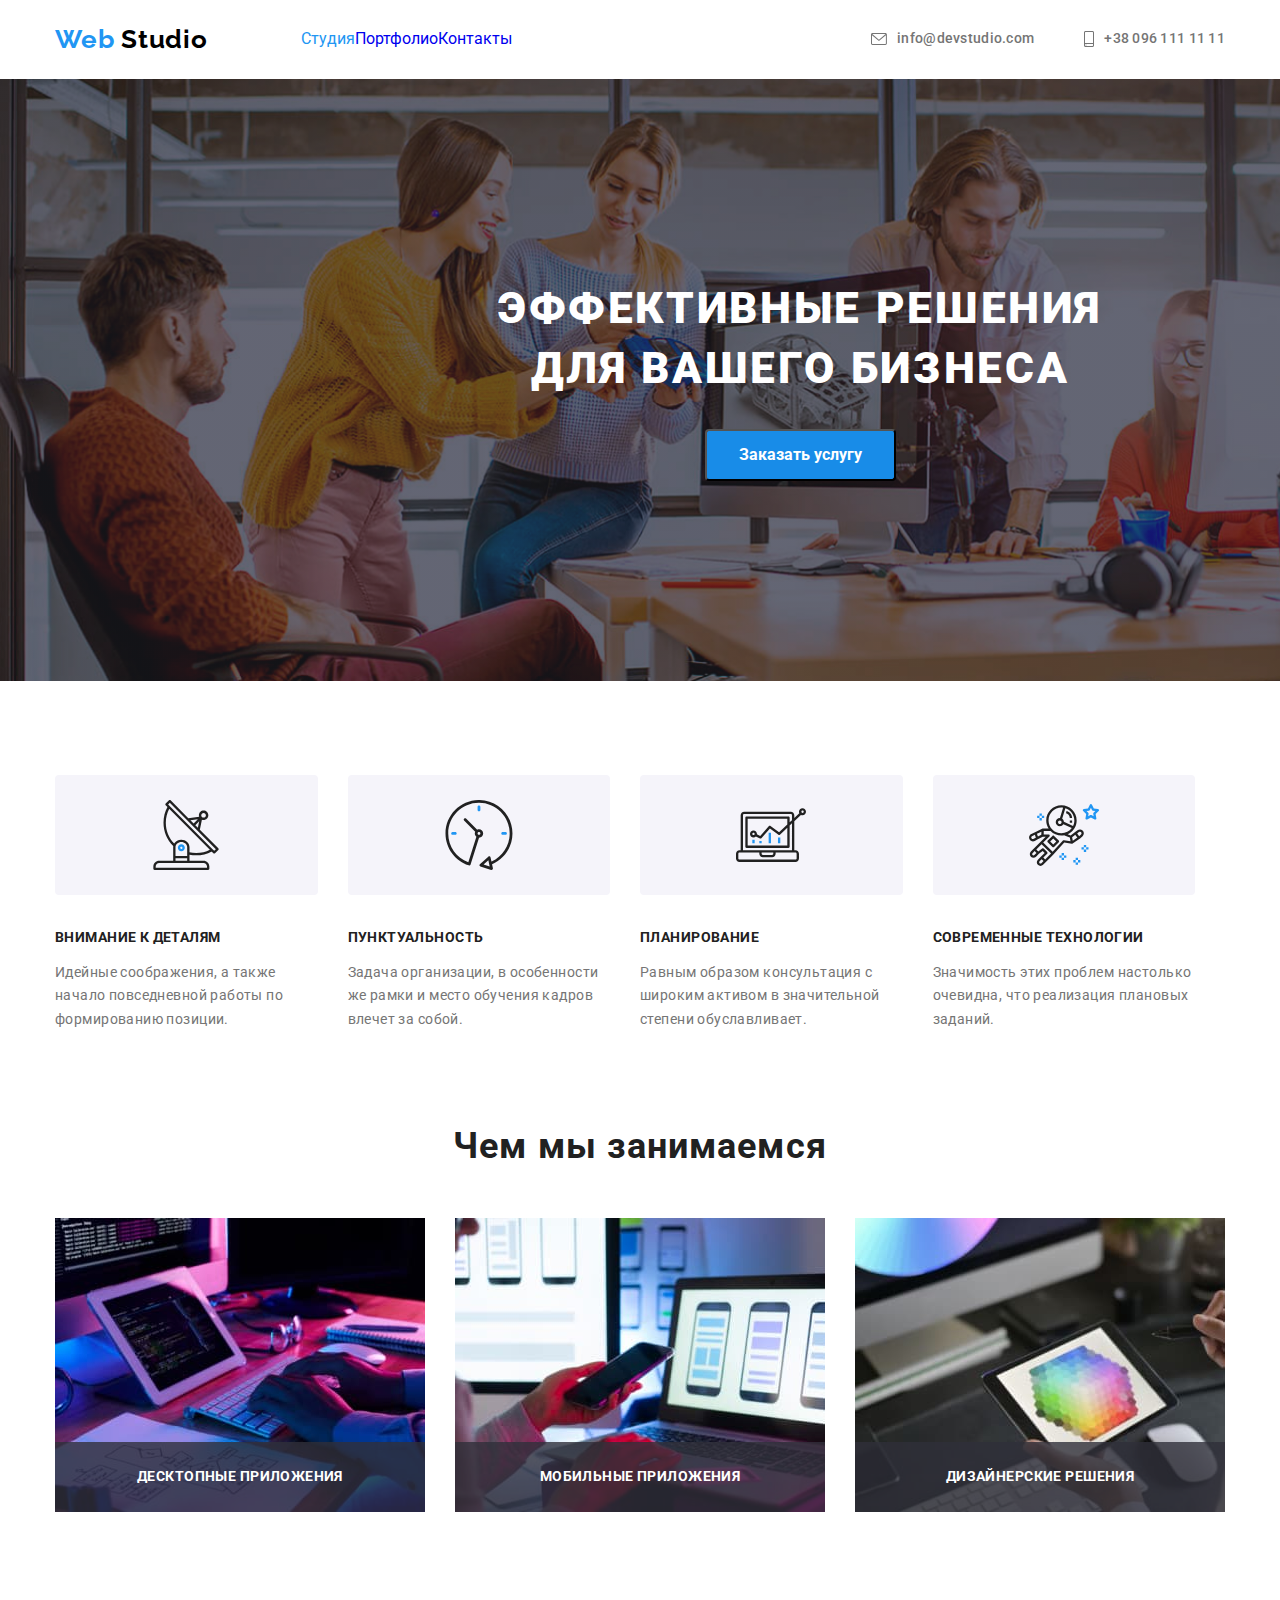
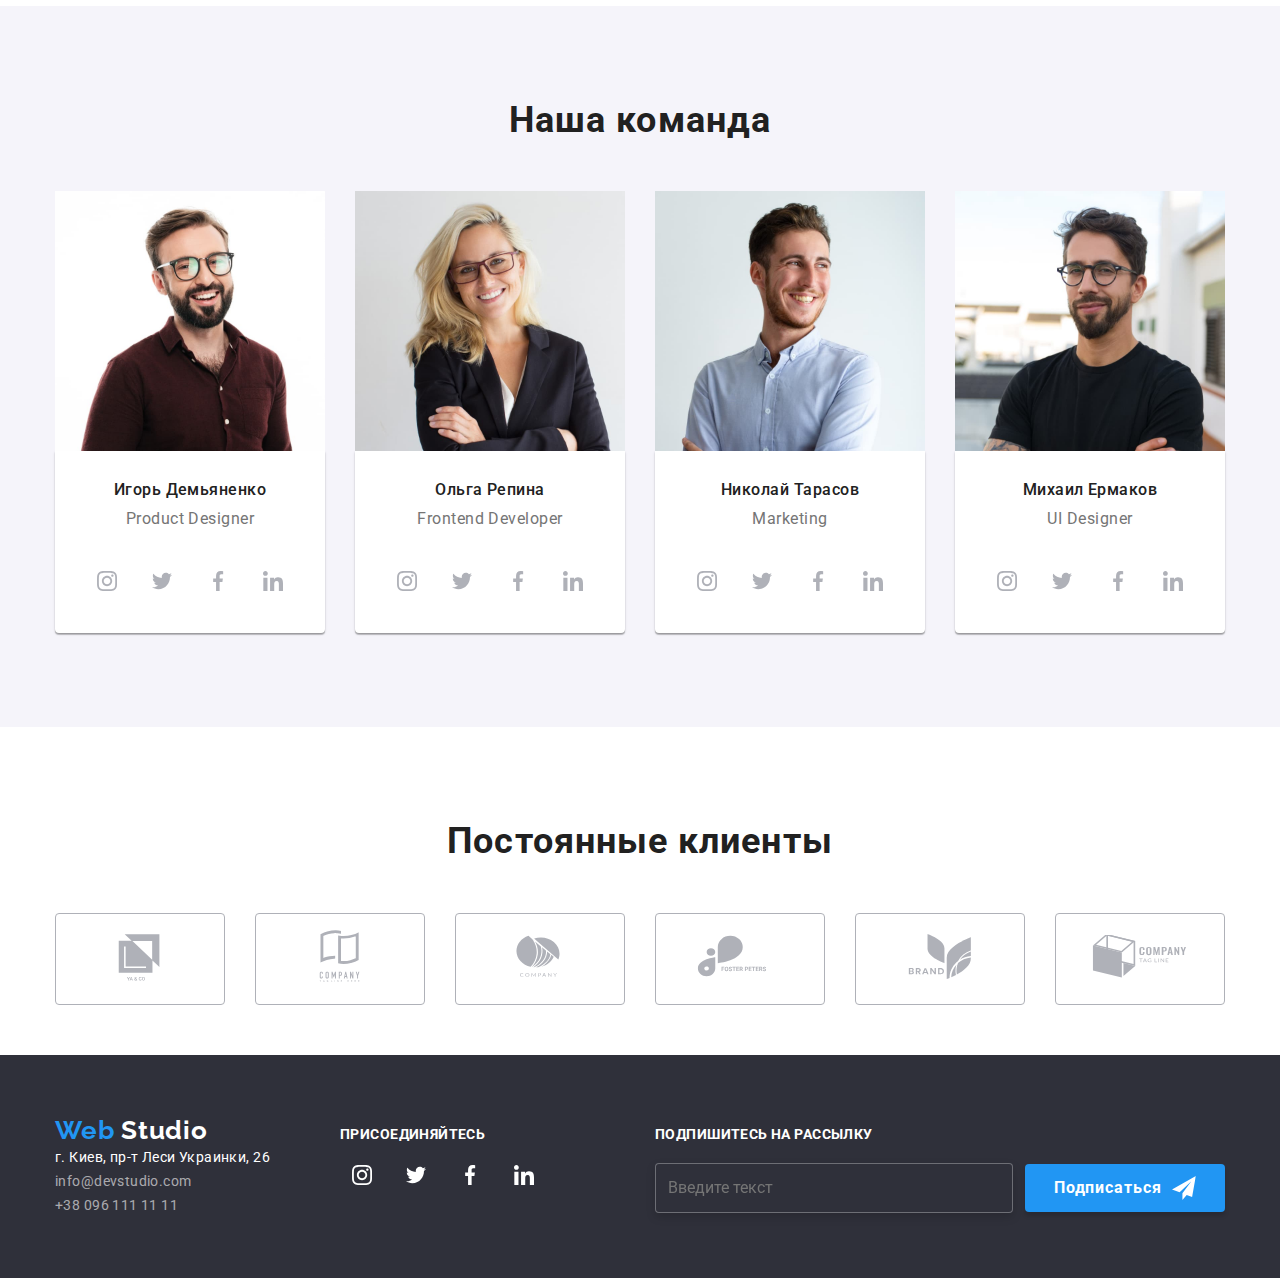
<file: index.html>
<!DOCTYPE html>
<html lang="ru">

<head>
    <meta charset="UTF-8">
    <meta http-equiv="X-UA-Compatible" content="IE=edge">
    <meta name="viewport" content="width=device-width, initial-scale=1.0">
    <title>WebStudio</title>
    <link
        href="https://fonts.googleapis.com/css2?family=Raleway:wght@700&family=Roboto:wght@400;500;700;900&display=swap"
        rel="stylesheet">
    <link rel="preconnect" href="https://fonts.gstatic.com">
    <link rel="stylesheet" href="https://cdnjs.cloudflare.com/ajax/libs/modern-normalize/1.0.0/modern-normalize.min.css" />
    <!-- <link rel="stylesheet" href="./css/style.css"> -->
    <link rel="stylesheet" href="./css/main.min.css">
</head>

<body>
                                                <!--header-->

    <header class="header">
                                            <!-- <nav > -->
        <div class="container header__container">
            <nav class="navigation">
                <a class="logo link " href="#" lang="en">
                    <span class="logo__web-color">Web</span>
                    <span class="logo__studio-color">Studio</span></a>
                <ul class="navigation__list list">
                    <li class="navigation__item"><a class="navigation__link navigation__link--current link " href="./index.html">Студия</a></li>
                    <li class="navigation__item"><a class="navigation__link link" href="./portfolio.html">Портфолио</a></li>
                    <li class="navigation__item"><a class="navigation__link link" href="./index.html">Контакты</a></li>
                </ul>
            </nav>
            
                                                    <!-- </nav> -->
            <ul class="contacts list">
                <li class="contacts__item"><a class="contacts__link link"
                        href="mailto:info@devstudio.com">
                        <svg class="mail" >
                            <use href="./images/svg-html/svg-heder/heder-icons.svg#icon-envelope-1"></use>
                        </svg>
                        info@devstudio.com</a></li>
                <li class="contacts__item"><a class="contacts__tumb link" href="tel:+380961111111">
                        <svg class="tel">
                            <use href="./images/svg-html/svg-heder/heder-icons.svg#icon-smartphone-1"></use>
                        </svg>
                    +38 096 111 11 11</a></li>
            </ul>
        </div>

    </header>

                                                    <!--main-->

    <main>
                                                    <!--hero-->
        <section class="hero">
            <div>
                <div class="container">
                    <h1 class="hero__title"> Эффективные решения для вашего бизнеса </h1>
                    <button class="hero__btn" data-modal-open type="button">Заказать услугу</button>
                </div>
            </div>
        </section>

                                                <!--advantages-->
        <section class="superiority">
            <div class="container">
                
                <h2 class="visually-hidden">преимущества</h2>
                <ul class="superiority__list list">
                    <li class="superiority__item">
                        <div class="superiority__tumb">
                            <svg class="pic">
                                <use href= "./images/svg-html/svg-heroes/astronaft.svg#icon-antenna1-1"></use>
                            </svg>
                        </div>
                        <h3 class="superiority__title">Внимание к деталям</h3>
                        <p class="superiority__description">Идейные соображения, а также начало повседневной работы по
                            формированию позиции.
                        </p>
                    </li>

                    <li class="superiority__item">
                        <div class="superiority__tumb">
                            <svg class="pic">
                                <use href="./images/svg-html/svg-heroes/closk.svg#icon-clock-1-1"></use>
                            </svg>
                        </div>
                        <h2 class="superiority__title">Пунктуальность</h2>
                        <p class="superiority__description">Задача организации, в особенности же рамки и место обучения
                            кадров влечет за собой.</p>
                    </li>

                    <li class="superiority__item">
                        <div class="superiority__tumb">
                            <svg class="pic">
                                <use href="./images/svg-html/svg-heroes/astronaft.svg#icon-diagram3-1"></use>
                            </svg>
                        </div>
                        <h2 class="superiority__title">Планирование</h2>
                        <p class="superiority__description">Равным образом консультация с широким активом в значительной
                            степени
                            обуславливает.</p>
                    </li>

                    <li class="superiority__item">
                        <div class="superiority__tumb">
                            <svg class="pic">
                                <use href="./images/svg-html/svg-heroes/astronaft.svg#icon-astronaut4-1"></use>
                            </svg>
                        </div>
                        <h2 class="superiority__title">Современные технологии</h2>
                        <p class="superiority__description">Значимость этих проблем настолько очевидна, что реализация
                            плановых заданий.</p>
                    </li>
                </ul>
            </div>

        </section>

                                                <!--img-heading-->

        <section class="servises">
            <div class="container">
                <h2 class="servises__title servises__title-item">Чем мы занимаемся</h2>
                <ul class="servises__list servises__list-item list">
                    <li class="servises__item servises__item-list">
                        <div class="servises__tumb">
                            <img src="./images/what-are-we-doing/img-1.jpg" alt="Набирают текст на компютере" width="370" height="294">
                            <p class="servises__overlay">
                                Десктопные приложения
                            </p>
                        </div>
                        
                        </li>
                    <li class="servises__item servises__item-list">
                        <div class="servises__tumb">
                            <img src="./images/what-are-we-doing/img-2.jpg" alt="Работают за ноутбуком" width="370" height="294">
                            <p class="servises__overlay">
                                Мобильные приложения
                            </p>
                        </div>
                        
                        </li>
                    <li class="servises__item servises__item-list">
                        <div class="servises__tumb">
                            <img src="./images/what-are-we-doing/img-3.jpg" alt="Выбирают цвет на планшете" width="370" height="294">
                            <p class="servises__overlay">
                                Дизайнерские решения
                            </p>
                        </div>
                        
                        </li>
                </ul>
            </div>

        </section>

                                                <!--Наша команда-->
        <section class="cards">
            <div class="container">
                <h2 class="cards__name-section cards__name-section-list ">Наша команда</h2>
                <ul class="cards-comands list">
                    <li class="cards-comands__cards-list cards__comands list">
                        <img src="./images/our-team/igor.jpg" alt="Игорь Демьяненко" width="270" height="260">

                        <div class="cards-comands__card-name-comand">
                            <h3 class="cards-comands__name-list">Игорь Демьяненко</h3>
                            <p lang="en" class="cards-comands__profession cards-comands__profession-list">Product Designer</p>
                            <ul class="social-icons list">
                                <li class="social-icons__social-list-item link"><a href="" class="social-icons__social-list-link">
                                    <svg class="social-icons__social-list-icon">
                                        <use href= "./images/svg-html/svg-heroes/symbol-defs.svg#icon-instagram-1"></use>
                                    </svg>
                                </a></li>
                                <li class="social-icons__social-list-item link"><a href="" class="social-icons__social-list-link">
                                    <svg class="social-icons__social-list-icon">
                                        <use href= "./images/svg-html/svg-heroes/symbol-defs.svg#icon-twitter-1"></use>
                                    </svg>
                                </a></li>
                                <li class="social-icons__social-list-item link"><a href="" class="social-icons__social-list-link">
                                    <svg class="social-icons__social-list-icon">
                                        <use href= "./images/svg-html/svg-heroes/symbol-defs.svg#icon-facebook-1"></use>
                                    </svg>
                                </a></li>
                                <li class="social-icons__social-list-item link"><a href="" class="social-icons__social-list-link">
                                    <svg class="social-icons__social-list-icon">
                                        <use href= "./images/svg-html/svg-heroes/symbol-defs.svg#icon-linkedin-1"></use>
                                    </svg>
                                </a></li>
                            </ul>

                        </div>
                    </li>
                    <li class="cards-comands__cards-list cards__comands list">
                        <img src="./images/our-team/olga.jpg" alt="Ольга Репина" width="270" height="260">

                        <div class="cards-comands__card-name-comand">
                            <h3 class="cards-comands__name-list">Ольга Репина</h3>
                            <p lang="en" class="cards-comands__profession cards-comands__profession-list">Frontend Developer</p>
                            <ul class="social-icons list">
                                <li class="social-icons__social-list-item link"><a href="" class="social-icons__social-list-link">
                                        <svg class="social-icons__social-list-icon">
                                            <use href="./images/svg-html/svg-heroes/symbol-defs.svg#icon-instagram-1"></use>
                                        </svg>
                                    </a></li>
                                <li class="social-icons__social-list-item link"><a href="" class="social-icons__social-list-link">
                                        <svg class="social-icons__social-list-icon">
                                            <use href="./images/svg-html/svg-heroes/symbol-defs.svg#icon-twitter-1"></use>
                                        </svg>
                                    </a></li>
                                <li class="social-icons__social-list-item link"><a href="" class="social-icons__social-list-link">
                                        <svg class="social-icons__social-list-icon">
                                            <use href="./images/svg-html/svg-heroes/symbol-defs.svg#icon-facebook-1"></use>
                                        </svg>
                                    </a></li>
                                <li class="social-icons__social-list-item link"><a href="" class="social-icons__social-list-link">
                                        <svg class="social-icons__social-list-icon">
                                            <use href="./images/svg-html/svg-heroes/symbol-defs.svg#icon-linkedin-1"></use>
                                        </svg>
                                    </a></li>
                            </ul>
                        </div>
                    </li>
                    <li class="cards-comands__cards-list cards__comands list">
                        <img src="./images/our-team/nikolai.jpg" alt="Николай Тарасов" width="270" height="260">

                        <div class="cards-comands__card-name-comand">
                            <h3 class="cards-comands__name-list">Николай Тарасов</h3>
                            <p lang="en" class="cards-comands__profession cards-comands__profession-list">Marketing</p>
                            <ul class="social-icons list">
                                <li class="social-icons__social-list-item link"><a href="" class="social-icons__social-list-link">
                                        <svg class="social-icons__social-list-icon">
                                            <use href="./images/svg-html/svg-heroes/symbol-defs.svg#icon-instagram-1"></use>
                                        </svg>
                                    </a></li>
                                <li class="social-icons__social-list-item link"><a href="" class="social-icons__social-list-link">
                                        <svg class="social-icons__social-list-icon">
                                            <use href="./images/svg-html/svg-heroes/symbol-defs.svg#icon-twitter-1"></use>
                                        </svg>
                                    </a></li>
                                <li class="social-icons__social-list-item link"><a href="" class="social-icons__social-list-link">
                                        <svg class="social-icons__social-list-icon">
                                            <use href="./images/svg-html/svg-heroes/symbol-defs.svg#icon-facebook-1"></use>
                                        </svg>
                                    </a></li>
                                <li class="social-icons__social-list-item link"><a href="" class="social-icons__social-list-link">
                                        <svg class="social-icons__social-list-icon">
                                            <use href="./images/svg-html/svg-heroes/symbol-defs.svg#icon-linkedin-1"></use>
                                        </svg>
                                    </a></li>
                            </ul>
                        </div>

                    </li>
                    <li class="cards-comands__cards-list cards__comands list">
                        <img src="./images/our-team/mikhail.jpg" alt="Михаил Ермаков" width="270" height="260">

                        <div class="cards-comands__card-name-comand">
                            <h3 class="cards-comands__name-list">Михаил Ермаков</h3>
                            <p lang="en" class="cards-comands__profession cards-comands__profession-list">UI Designer</p>
                            <ul class="social-icons list">
                                <li class="social-icons__social-list-item link"><a href="" class="social-icons__social-list-link">
                                        <svg class="social-icons__social-list-icon">
                                            <use href="./images/svg-html/svg-heroes/symbol-defs.svg#icon-instagram-1"></use>
                                        </svg>
                                    </a></li>
                                <li class="social-icons__social-list-item link"><a href="" class="social-icons__social-list-link">
                                        <svg class="social-icons__social-list-icon">
                                            <use href="./images/svg-html/svg-heroes/symbol-defs.svg#icon-twitter-1"></use>
                                        </svg>
                                    </a></li>
                                <li class="social-icons__social-list-item link"><a href="" class="social-icons__social-list-link">
                                        <svg class="social-icons__social-list-icon">
                                            <use href="./images/svg-html/svg-heroes/symbol-defs.svg#icon-facebook-1"></use>
                                        </svg>
                                    </a></li>
                                <li class="social-icons__social-list-item link"><a href="" class="social-icons__social-list-link">
                                        <svg class="social-icons__social-list-icon">
                                            <use href="./images/svg-html/svg-heroes/symbol-defs.svg#icon-linkedin-1"></use>
                                        </svg>
                                    </a></li>
                            </ul>
                        </div>
                    </li>
                </ul>
            </div>

        </section>
                                            <!-- CLIENTS -->
        <section class="client">
            <div class="container">
                <h2 class="client__title client__title-item">Постоянные клиенты</h2>
                <ul class="client__list client__list-item list">
                    <li class="client__item">
                        <a href="" class="client__tumb">
                            <svg class="client__icon">
                                <use href= "./images/svg-html/svg-heroes/symbol-icons.svg#icon-Logo1"></use>
                            </svg>
                        </a>
                    </li>
                    
                        <li class="client__item">
                            <a href="" class="client__tumb">
                                <svg class="client__icon">
                                    <use href="./images/svg-html/svg-heroes/symbol-icons.svg#icon-Logo2"></use>
                                </svg>
                            </a>
                        </li>
                    
                        <li class="client__item">
                            <a href="" class="client__tumb">
                                <svg class="client__icon">
                                    <use href="./images/svg-html/svg-heroes/symbol-icons.svg#icon-Logo3"></use>
                                </svg>
                            </a>
                        </li>
                    
                        <li class="client__item">
                            <a href="" class="client__tumb">
                                <svg class="client__icon">
                                    <use href="./images/svg-html/svg-heroes/symbol-icons.svg#icon-Logo4"></use>
                                </svg>
                            </a>
                        </li>
                    
                        <li class="client__item">
                            <a href="" class="client__tumb">
                                <svg class="client__icon">
                                    <use href="./images/svg-html/svg-heroes/symbol-icons.svg#icon-Logo5"></use>
                                </svg>
                            </a>
                        </li>
                    
                        <li class="client__item">
                            <a href="" class="client__tumb">
                                <svg class="client__icon">
                                    <use href="./images/svg-html/svg-heroes/symbol-icons.svg#icon-Logo6"></use>
                                </svg>
                            </a>
                        </li>
                </ul>
            </div>
        </section>
    </main>

                                                    <!--contacts-->

    <footer class="footer">
        <div class="container footer__container">
            <div class="">
                <address class="bg-address">
                    <a class="logo logo-footer link " href="/" lang="en">
                        <span class="web-color">Web</span>
                        <span class="studio-color-wite">Studio</span>
                    </a>
                    <ul class="footer__list list">
                        <li class="footer__link"><a class="link map-color-white" href="https://goo.gl/maps/naTUiNi98Y5UfKpo8"
                                target="_blank">г. Киев, пр-т Леси Украинки,
                                26</a></li>
                        <li class="footer__link"><a class="contact-footer link"
                                href="mailto:info@devstudio.com">info@devstudio.com</a></li>
                        <li class="footer__link"><a class="contact-footer link" href="tel:+380961111111">+38 096 111 11 11</a>
                        </li>
                    </ul>
                </address>
            </div>
            <div class="connections-footer">
                <h4 class="connections">присоединяйтесь</h4>
                <ul class="social-list-footer">
                    <li class="social-networks list"><a href="" class="social-list-footer-icons link">
                        <svg class="color-icons-footer social-icons__social-list-icon">
                            <use href="./images/svg-html/svg-heroes/symbol-defs.svg#icon-instagram-1"></use>
                        </svg>
                    </a></li>
                    <li class="social-networks list"><a href="" class="social-list-footer-icons link">
                        <svg class="color-icons-footer social-icons__social-list-icon">
                            <use href="./images/svg-html/svg-heroes/symbol-defs.svg#icon-twitter-1"></use>
                        </svg>
                    </a></li>
                    <li class="social-networks list"><a href="" class="social-list-footer-icons link">
                        <svg class="color-icons-footer social-icons__social-list-icon">
                            <use href="./images/svg-html/svg-heroes/symbol-defs.svg#icon-facebook-1"></use>
                        </svg>
                    </a></li>
                    <li class="social-networks list"><a href="" class="social-list-footer-icons link">
                        <svg class="color-icons-footer social-icons__social-list-icon">
                            <use href="./images/svg-html/svg-heroes/symbol-defs.svg#icon-linkedin-1"></use>
                        </svg>
                    </a></li>
                </ul>
            </div>

            <!-- ==== INPUT mailing ====== -->
            
                <div class="input-footer">
                    <!-- <labele class=""> -->
                        <p class="mailing">Подпишитесь на рассылку</p>
                        <form class="subscribe-form" action="#">
                        <input type="email" name="user-email" class="win-input" placeholder="Введите текст">
                    <!-- </labele> -->
                    <button type="submit" class="footer-form-btn">Подписаться
                        <svg class="icon-telegram">
                            <use href="./images/svg-html/svg-footer/icon-telegram.svg#icon-icon-send-1"></use>
                        </svg>
                    </button>
                    </form>
                </div>
            
        </div>
        
    </footer>
    <div class="backdrop is-hidden" data-modal>
        <div class="modal">
            <button type="button" class="modal-close-btm" data-modal-close>
                <svg class="close">
                    <use  href="./images/svg-html/svg-modal-btn/close.svg#icon-Vector-1"></use>
                </svg>
            </button>
            <form action="#" class="modal-form">
                <p class="modal-name-win">Оставьте свои данные, мы вам перезвоним</p>
                <label class="modal-form-field">
                    Имя
                    <span class="modal-form-imput-wrapper">
                        <input type="text" name="user-name" class="modal-form-input" required minlength="2">
                        <svg class="modal-input-icons">
                            <use href="./images/svg-html/svg-modal-btn/input-icon.svg#icon-person"></use>
                        </svg>
                    </span>
                    
                </label>
            
                <label class="modal-form-field">
                    Телефон
                    <span class="modal-form-imput-wrapper">
                        <input type="tel" name="user-phone" class="modal-form-input" required pattern="[0-9]{3}-[0-9]{3}-[0-9]{2}-[0-9]{2}"
                            title="097-111-11-11">
                        <svg class="modal-input-icons">
                            <use href="./images/svg-html/svg-modal-btn/input-icon.svg#icon-phone"></use>
                        </svg>
                    </span>
                    
                </label>
            
                <label class="modal-form-field">
                    Почта
                    <span class="modal-form-imput-wrapper">
                        <input type="email" name="user-email" class="modal-form-input">
                        <svg class="modal-input-icons">
                            <use href="./images/svg-html/svg-modal-btn/input-icon.svg#icon-email"></use>
                        </svg>
                    </span>
                    
                </label>
            
                <label class="modal-form-field">
                    Сообщение
                    <textarea name="user-massage" class="modal-user-masage" placeholder="Введите текст"></textarea>
                </label>

                <div class="modal-check">
                    
                    <input type="checkbox" id="user-term" name="user-term" class="modal-form-term visually-hidden">
                    <label for="user-term" class="modal-form-check-desc">
                        Соглашаюсь с рассылкой и принимаю&nbsp;<a class="modal-form-list" href="">Условия договора
                        </a>
                        
                    </label>
                </div>
                <button type="submit" class="modal-form-btn">Отправить
                </button>
            </form>
        </div>
    </div>
    <script src="./js/modal.js"></script>
</body>

</html>
</file>
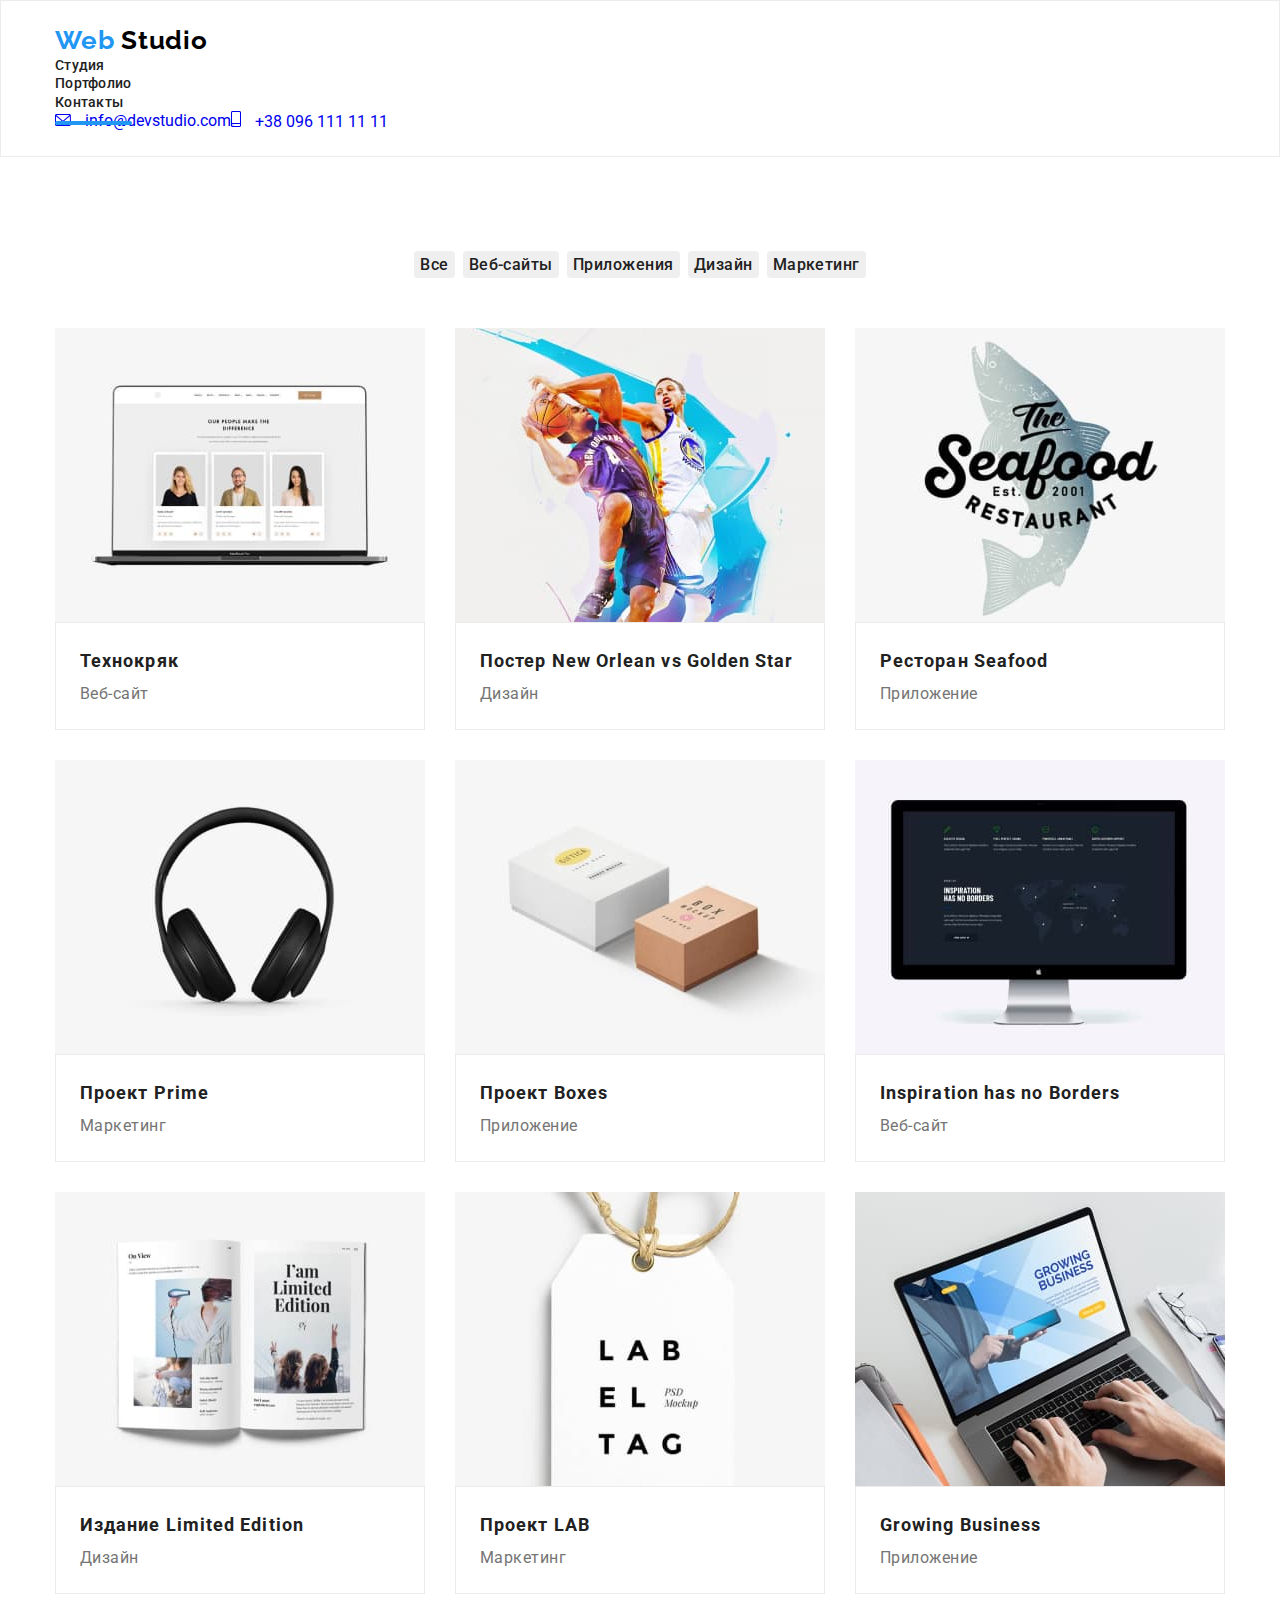
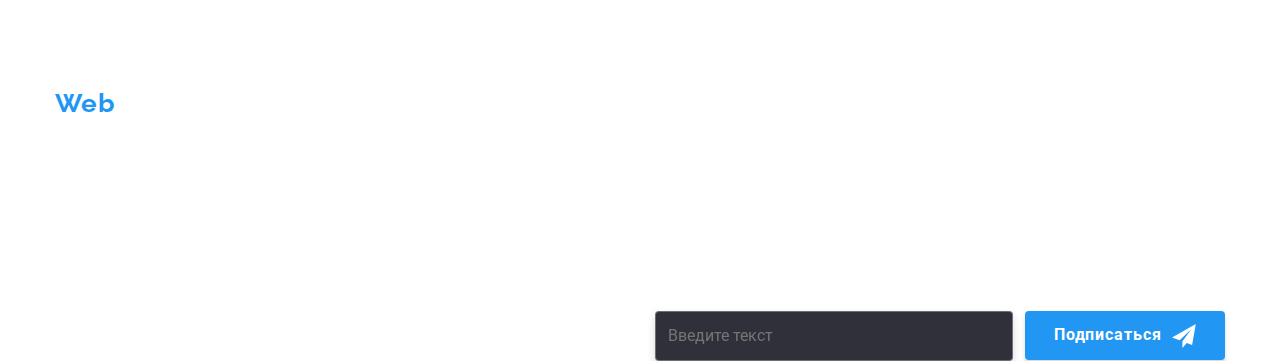
<file: portfolio.html>
<!DOCTYPE html>
<html lang="ru">

<head>
    <meta charset="UTF-8">
    <meta http-equiv="X-UA-Compatible" content="IE=edge">
    <meta name="viewport" content="width=device-width, initial-scale=1.0">
    <title>WebStudio</title>
    <link
        href="https://fonts.googleapis.com/css2?family=Raleway:wght@700&family=Roboto:wght@400;500;700;900&display=swap"
        rel="stylesheet">
    <link rel="preconnect" href="https://fonts.gstatic.com">
    <link rel="stylesheet"
        href="https://cdnjs.cloudflare.com/ajax/libs/modern-normalize/1.0.0/modern-normalize.min.css" />
    <!-- <link rel="stylesheet" href="./css/style.css"> -->
    <link rel="stylesheet" href="./css/main.min.css">
</head>

<body>
    <!--header-->
    <header class="header portfolio-header">
        <!-- <nav class="navigation"> -->
        <div class="container">
            <a class="logo link " href="#" lang="en">
                <span class="logo__web-color">Web</span>
                <span class="logo__studio-color">Studio</span></a>
            <ul class="nav-list list">
                <li class="nav-list__nav-list-item"><a class=" nav-list__nav-link link " href="./index.html">Студия</a></li>
                <li class="nav-list__nav-list-item"><a class=" nav-list__nav-link current link" href="./portfolio.html">Портфолио</a></li>
                <li class="nav-list__nav-list-item"><a class=" nav-list__nav-link link" href="./index.html">Контакты</a></li>
            </ul>
            <!-- </nav> -->
            <ul class="contacts list">
                <li class="nav-list__nav-list-item"><a class="model-btn link"
                        href="mailto:info@devstudio.com">
                        <svg class="mail">
                            <use href="./images/svg-html/svg-heder/heder-icons.svg#icon-envelope-1"></use>
                        </svg>
                        info@devstudio.com</a>
                </li>
                <li><a class="tel-link link" href="tel:+380961111111">
                    <svg class="tel">
                        <use href="./images/svg-html/svg-heder/heder-icons.svg#icon-smartphone-1"></use>
                    </svg>
                    +38 096 111 11 11</a></li>
            </ul>
        </div>

    </header>


    <!--main portfolio-->

    <main>
        <section>

            <div class="container">
                <h1 class="visually-hidden">портфолио</h1>

                <ul class="portfolio-btn list">
                    <li class="but-port"><button class="portfolio-button but" type="button">Все</button></li>
                    <li class="but-port"><button class="portfolio-button but" type="button">Веб-сайты</button></li>
                    <li class="but-port"><button class="portfolio-button but" type="button">Приложения</button></li>
                    <li class="but-port"><button class="portfolio-button but" type="button">Дизайн</button></li>
                    <li class="but-port"><button class="portfolio-button but" type="button">Маркетинг</button></li>
                </ul>
            </div>

            <!-- portfolio-cards -->
            <div class="container">
                <ul class="portfolio-cards list">

                    <li class="portfolio-item">

                        <a class="team-list-wrapper link" href="#">
                            <div class="team-list-content-wrapper">
                                <img src="./images/portfolio/tehnokryak.jpg" alt="Люди на экране монитора" width="370" height="294">
                                <p class="overlay">Технокряк это современная площадка распространения коронавируса. Компании используют эту платформу
                                    для цифрового
                                    шпионажа и атак на защищённые сервера конкурентов.</p>
                            </div>
                            
                            <div class="circuit">
                                <h2 class="card-name">Технокряк</h2>
                                <p class="specification">Веб-сайт</p>
                            </div>
                        </a>
                    </li>
                    <li class="portfolio-item">
                        
                            <a class="team-list-wrapper link" href="#">
                                <div class="team-list-content-wrapper">
                                    <img src="./images/portfolio/new-orlean-vs-golden-star.jpg" alt="Баскетболисты с мячем" width="370" height="294">
                                    <p class="overlay">Технокряк это современная площадка распространения коронавируса. Компании используют эту платформу
                                        для цифрового
                                        шпионажа и атак на защищённые сервера конкурентов.</p>
                                </div>
                                
                                <div class="circuit">
                                    <h2 class="card-name">Постер <span lang="en">New Orlean vs Golden Star</span></h2>
                                    <p class="specification">Дизайн</p>
                                </div>

                            </a>
                        

                    </li>
                    <li class="portfolio-item">
                       
                            <a class="team-list-wrapper link" href="#">
                                <div class="team-list-content-wrapper">
                                    <img src="./images/portfolio/seafood.jpg" alt="Название ресторана на фоне рыбы" width="370" height="294">
                                    <p class="overlay">Технокряк это современная площадка распространения коронавируса. Компании используют эту платформу
                                        для цифрового
                                        шпионажа и атак на защищённые сервера конкурентов.</p>
                                </div>
                                
                                <div class="circuit">
                                    <h2 class="card-name">Ресторан Seafood</h2>
                                    <p class="specification">Приложение</p>
                                </div>

                            </a>
                        

                    </li>
                    <li class="portfolio-item">
                        
                            <a class="team-list-wrapper link" href="#">
                                <div class="team-list-content-wrapper"> 
                                    <img src="./images/portfolio/prime.jpg" alt="Наушники" width="370" height="294">
                                    <p class="overlay">Технокряк это современная площадка распространения коронавируса. Компании используют эту платформу
                                        для цифрового
                                        шпионажа и атак на защищённые сервера конкурентов.</p>
                                </div>
                                
                                <div class="circuit">
                                    <h2 class="card-name">Проект Prime</h2>
                                    <p class="specification">Маркетинг</p>
                                </div>

                            </a>
                        

                    </li>
                    <li class="portfolio-item">
                        
                            <a class="team-list-wrapper link" href="#">
                                <div class="team-list-content-wrapper">
                                    <img src="./images/portfolio/boxes.jpg" alt="Коробки" width="370" height="294">
                                    <p class="overlay">Технокряк это современная площадка распространения коронавируса. Компании используют эту платформу
                                        для цифрового
                                        шпионажа и атак на защищённые сервера конкурентов.</p>
                                </div>
                                
                                <div class="circuit">
                                    <h2 class="card-name">Проект Boxes</h2>
                                    <p class="specification">Приложение</p>
                                </div>

                            </a>
                        

                    </li>
                    <li class="portfolio-item">
                       
                            <a class="team-list-wrapper link" href="#">
                                <div class="team-list-content-wrapper">
                                    <img src="./images/portfolio/inspiration-has-no-borders.jpg" alt="Монитор со списком" width="370" height="294">
                                    <p class="overlay">Технокряк это современная площадка распространения коронавируса. Компании используют эту платформу
                                        для цифрового
                                        шпионажа и атак на защищённые сервера конкурентов.</p>
                                </div>
                                
                                <div class="circuit">
                                    <h2 class="card-name">Inspiration has no Borders</h2>
                                    <p class="specification">Веб-сайт</p>
                                </div>

                            </a>
                        

                    </li>
                    <li class="portfolio-item">
                        
                            <a class="team-list-wrapper link" href="#">
                                <div class="team-list-content-wrapper">
                                    <img src="./images/portfolio/limited-edition.jpg" alt="Книга с картинками" width="370" height="294">
                                    <p class="overlay">Технокряк это современная площадка распространения коронавируса. Компании используют эту платформу
                                        для цифрового
                                        шпионажа и атак на защищённые сервера конкурентов.</p>
                                </div>
                                
                                <div class="circuit">
                                    <h2 class="card-name">Издание Limited Edition</h2>
                                    <p class="specification">Дизайн</p>
                                </div>

                            </a>
                        

                    </li>
                    <li class="portfolio-item">
                       
                            <a class="team-list-wrapper link" href="#">
                                <div class="team-list-content-wrapper">
                                    <img src="./images/portfolio/lab.jpg" alt="Бирка от одежды" width="370" height="294">
                                    <p class="overlay">Технокряк это современная площадка распространения коронавируса. Компании используют эту платформу
                                        для цифрового
                                        шпионажа и атак на защищённые сервера конкурентов.</p>
                                </div>
                                
                                <div class="circuit">
                                    <h2 class="card-name">Проект LAB</h2>
                                    <p class="specification">Маркетинг</p>
                                </div>

                            </a>
                       

                    </li>
                    <li class="portfolio-item">
                        
                            <a class="team-list-wrapper link" href="#">
                                <div class="team-list-content-wrapper">
                                    <img src="./images/portfolio/growing-business.jpg" alt="Открывают какой-то сайт на ноутбуке" width="370" height="294">
                                    <p class="overlay">Технокряк это современная площадка распространения коронавируса. Компании используют эту платформу
                                        для цифрового
                                        шпионажа и атак на защищённые сервера конкурентов.</p>
                                </div>
                                
                                <div class="circuit">
                                    <h2 class="card-name">Growing Business</h2>
                                    <p class="specification">Приложение</p>
                                </div>

                            </a>                       
                    </li>
                </ul>
            </div>
        </section>
    </main>
    <!--contacts-->

    <footer class="fon">
        <div class="container footer-container">
            <div class="">
                <address class="bg-address">
                    <a class="logo-footer logo link " href="/" lang="en">
                        <span class="web-color">Web</span>
                        <span class="studio-color-wite">Studio</span>
                    </a>
                    <ul class="footer-list list">
                        <li class="footer-nav-contact"><a class="link map-color-white"
                                href="https://goo.gl/maps/naTUiNi98Y5UfKpo8" target="_blank">г. Киев, пр-т Леси Украинки,
                                26</a></li>
                        <li class="footer-nav-contact"><a class="contact-footer link"
                                href="mailto:info@devstudio.com">info@devstudio.com</a></li>
                        <li class="footer-nav-contact"><a class="contact-footer link" href="tel:+380961111111">+38 096 111
                                11 11</a>
                        </li>
                    </ul>
                </address>
            </div>
            <div class="connections-footer">
                <h4 class="connections">присоединяйтесь</h4>
                <ul class="social-list-footer">
                    <li class="social-networks list"><a href="" class="social-list-footer-icons social-icons-footer link">
                            <svg class="color-icons-footer social-list-icon">
                                <use href="./images/svg-html/svg-heroes/symbol-defs.svg#icon-instagram-1"></use>
                            </svg>
                        </a></li>
                    <li class="social-networks list"><a href="" class="social-list-footer-icons social-icons-footer link">
                            <svg class="color-icons-footer social-list-icon">
                                <use href="./images/svg-html/svg-heroes/symbol-defs.svg#icon-twitter-1"></use>
                            </svg>
                        </a></li>
                    <li class="social-networks list"><a href="" class="social-list-footer-icons social-icons-footer link">
                            <svg class="color-icons-footer social-list-icon">
                                <use href="./images/svg-html/svg-heroes/symbol-defs.svg#icon-facebook-1"></use>
                            </svg>
                        </a></li>
                    <li class="social-networks list"><a href="" class="social-list-footer-icons social-icons-footer link">
                            <svg class="color-icons-footer social-list-icon">
                                <use href="./images/svg-html/svg-heroes/symbol-defs.svg#icon-linkedin-1"></use>
                            </svg>
                        </a></li>
                </ul>
            </div>

            <!-- ==== INPUT mailing ====== -->
            <div class="input-footer">
              <p class="mailing">Подпишитесь на рассылку</p>
                <form class="subscribe-form" action="#">
                    <input type="email" name="user-email" class="win-input" placeholder="Введите текст">
                    <button type="submit" class="footer-form-btn">Подписаться
                        <svg class="icon-telegram">
                            <use href="./images/svg-html/svg-footer/icon-telegram.svg#icon-icon-send-1"></use>
                        </svg>
                    </button>
                </form>
            </div>
        </div>   
    </footer>
</body>
</html>
</file>
<file: css/style.css>
/* ==========  INDEX  ========== */

/* ===========  HEDER  ========== */
/* ========  NAVIGATION  ======== */

/* ========  NAVIGATION AND ======== */

/* =========== AND HEDER =========== */

/* =========== HERO =========== */

/* ===========AND HERO=========== */

/* ===========ADVANTAGES=========== */

/* ===========AND ADVANTAGES=========== */

/* ===========IMG-HEDING=========== */

/* =========== AND IMG-HEDING=========== */

/* ============CLIENTS================ */

/* ============ AND CLIENTS ================ */

/* =========== CARDS =========== */

/* =========== AND CARDS =========== */

/* =========== FOOTER =========== */

/* +++ INPUT FOOTER +++ */

/* ===========AND FOOTER=========== */

/* ===========AND INDEX=========== */

/* ===========PORTFOLIO=========== */

/* ============ PORTFOLIO HEADER ======= */

/* ===========MAIN=========== */

/* =========== AND MAIN =========== */

/* =========== AND PORTFOLIO =========== */
/* ============ MODAL WIN ============ */

/* =========== FORM ============= */

/* ============= INPUT ============= */

/* =============== MODAL-BTN ========== */

/* ==========FOOTER INPUT ========== */
</file>
<file: css/main.min.css>
:root{--main-font: 'Roboto', sans-serif;--secondary-font: 'Raleway', sans-serif;--main-animations: cubic-bezier(0.4, 0, 0.2, 1);--time-animstions: 250ms;--accent-color: #2196f3;--secondary-color: #757575;--color-text-cards: #212121;--color-line: #ffffff;--logo-color: #000000;--hero-bg-color: #2f303a;--hero-btn-color: #188ce8;--footer-bg-color: #2f303a;--color-card-studio: #f5f4fa;--icons-color: #afb1b8}.visually-hidden{position:absolute !important;clip:rect(1px 1px 1px 1px);clip:rect(1px 1px 1px 1px);padding:0 !important;border:0 !important;height:1px !important;width:1px !important;overflow:hidden}h1,h2,h3,h4,h5,h6,p{margin-top:0;margin-bottom:0}ul,ol{margin-top:0;margin-bottom:0;padding-left:0}img{display:block}.list{list-style:none}.link{text-decoration:none}body{font-family:var(--main-font);color:var(--color-text-cards)}.container{width:1200px;margin:0 auto;padding-left:15px;padding-right:15px}.social-icons__social-list-icon{width:20px;height:20px}.contacts__link{display:flex;align-items:center;justify-content:center;font-weight:500;font-size:14px;line-height:1.14;letter-spacing:0.02em;color:var(--secondary-color);transition:color 250ms cubic-bezier(0.4, 0, 0.2, 1)}.contacts__link:hover,.contacts__link:focus{color:var(--accent-color)}.social-networks:not(:last-child){margin-right:10px}.footer__container{display:flex;align-items:baseline}.connections-footer{margin-left:70px}.social-list-footer{display:flex;align-items:center;justify-content:space-between;margin-top:10px}.social-list-footer-icons{display:flex;justify-content:center;align-items:center;width:44px;height:44px;border-radius:50%;background-color:rgba 255,255,255,0.1;color:var(--color-line);transition:background-color var(--time-animstions) var(--main-animations)}.social-list-footer-icons:hover,.social-list-footer-icons:focus{background-color:var(--accent-color)}.social-icons-footer{width:20px;height:20px}.color-icons-footer{fill:currentColor}.icon-telegram{width:24px;height:24px;margin-left:10px}.subscribe-form{display:flex;align-items:center}.footer-form-btn{display:flex;align-items:center;justify-content:center;font-family:var(--main-font);font-weight:700;font-size:16px;min-width:200px;line-height:1.8;margin-left:12px;letter-spacing:0.06em;padding:10px 29px;border:none;cursor:pointer;background-color:var(--accent-color);letter-spacing:0.06em;color:var(--color-line);box-shadow:0px 4px 4px rgba(0,0,0,0.15);border-radius:4px;transition:background-color var(--time-animstions) var(--main-animations)}.footer-form-btn:hover,.footer-form-btn:focus{background-color:var(--hero-btn-color)}.portfolio-btn{display:flex;justify-content:center;margin-top:94px;margin-bottom:50px}.but-port:not(:last-child){margin-right:8px}.portfolio-button{border-radius:4px}.but{font-weight:500;font-size:16px;line-height:1.62;letter-spacing:0.03em;color:var(--color-text-cards);border:none;transition:background-color var(--time-animstions) var(--main-animations)}.but:hover,.but:focus{color:var(--color-line);background:var(--accent-color)}.is-hidden{opacity:0;visibility:hidden;pointer-events:none}.modal-form-check-desc{display:flex;font-size:12px;align-items:center;font-family:var(--main-font);font-weight:400;font-size:14px;line-height:1.71;letter-spacing:0.03em;color:var(--secondary-color)}.modal-form-check-desc::before{display:block;content:'';width:16px;height:16px;border:1px solid var(--logo-color);cursor:pointer;margin-right:8px}.modal-form-term:checked+.modal-form-check-desc::before{background-image:url("../images/svg-html/svg-modal-btn/icon_check.svg");background-color:var(--accent-color);background-position:center;border-radius:2px;border-color:var(--accent-color)}.modal-form-term:focus+.modal-form-check-desc::before{box-shadow:0 0 0 2px var(--footer-bg-color)}.modal-form-list{color:var(--accent-color)}.modal-check-icon{width:16px;height:16px}.modal-form-btn{display:flex;align-items:center;justify-content:center;margin:0 auto;font-family:var(--main-font);font-weight:700;font-size:16px;line-height:1.8;display:flex;align-items:center;text-align:center;letter-spacing:0.06em;color:var(--color-line);font-weight:500;font-size:14px;line-height:1.14;letter-spacing:0.02em;width:200px;height:50px;color:var(--color-line);background-color:var(--accent-color);border-radius:4px;transition:color 250ms cubic-bezier(0.4, 0, 0.2, 1);margin-top:30px}.modal-form-btn:hover,.modal-form-btn:focus{background-color:var(--hero-btn-color)}.header{padding-top:24px;padding-bottom:24px}.header__container{display:flex;align-items:center}.logo{font-family:var(--secondary-font);font-weight:700;font-size:26px;line-height:1.19;letter-spacing:0.03em;color:var(--accent-color);margin-right:93px}.logo__studio-color{color:var(--logo-color)}.navigation{display:flex;align-items:center}.navigation__list{display:flex}.navigation__list .navigation__link--current{color:var(--accent-color)}.contacts__item{display:flex;align-items:center}.contacts__item:not(:last-child){margin-right:50px}.nav-list__nav-link{position:relative;font-weight:500;font-size:14px;line-height:1.14;letter-spacing:0.02em;color:var(--color-text-cards);transition:color 250ms cubic-bezier(0.4, 0, 0.2, 1)}.nav-list__nav-link:hover,.nav-list__nav-link:focus{color:var(--accent-color)}.nav-list__nav-link.current::after{position:absolute;display:block;content:'';width:100%;height:4px;margin-top:28px;border-radius:4px;background-color:var(--accent-color)}.contacts{display:flex;align-items:center;margin-left:auto}.mail{width:16px;height:12px;fill:currentColor;margin-right:10px}.tel{width:10px;height:16px;fill:currentColor;margin-right:10px}.contacts__tumb{display:flex;align-items:center;justify-content:center;font-weight:500;font-size:14px;line-height:1.14;letter-spacing:0.02em;color:var(--secondary-color);transition:color 250ms cubic-bezier(0.4, 0, 0.2, 1)}.contacts__tumb:hover,.contacts__tumb:focus{color:var(--accent-color)}.hero{background:var(--hero-bg-color);padding-top:200px;padding-bottom:200px;margin:0 auto;text-align:center;width:1600px;background-image:linear-gradient(rgba(47,48,58,0.4), rgba(47,48,58,0.4)),url(../images/png-html/heroes-html/img.png);background-repeat:no-repeat;background-size:cover}.hero__title{font-weight:900;font-size:44px;line-height:1.36;letter-spacing:0.06em;text-transform:uppercase;color:var(--color-line);width:696px;margin:0 auto}.hero__btn{background:var(--hero-btn-color);font-weight:700;font-size:16px;line-height:1.8;color:var(--color-line);padding:10px 32px;margin-top:30px;border-radius:4px;transition:background-color var(--time-animstions) var(--main-animations);cursor:pointer}.hero__btn:hover,.hero__btn:focus{background:var(--accent-color)}.superiority__list{display:flex;flex-wrap:wrap}.superiority{padding-top:94px;padding-bottom:47px}.superiority__item{width:270px}.superiority__item:not(:last-child){margin-right:30px}.superiority__item{flex-basis:calc(100% / 4 - 30px)}.superiority__tumb{display:flex;align-items:center;justify-content:center;height:120px;background-color:var(--color-card-studio);border-radius:4px;margin-bottom:30px}.pic{width:70px;height:70px}.servises__tumb{position:relative}.servises__overlay{font-family:var(--main-font);font-weight:700;width:370px;height:70px;font-size:14px;line-height:1.14;text-align:center;letter-spacing:0.03em;text-transform:uppercase;color:#ffffff;background:rgba(47,48,58,0.8);position:absolute;bottom:0;left:0;display:flex;justify-content:center;align-items:center}.superiority__title{font-weight:700;font-size:14px;line-height:1.8;letter-spacing:0.03em;text-transform:uppercase;color:var(--color-text-cards);margin-bottom:10px}.superiority__description{font-weight:400;font-size:14px;line-height:1.7;letter-spacing:0.03em;color:var(--secondary-color)}.servises__title{font-weight:700;font-size:36px;line-height:1.16;text-align:center;letter-spacing:0.03em;color:var(--color-text-cards)}.servises__title-item{margin-bottom:50px}.servises{padding-top:47px;padding-bottom:94px}.servises__list{display:flex;flex-wrap:wrap}.servises__list-item{margin-left:-30px;margin-top:-30px}.servises__item{flex-basis:calc(100% / 3 - 30px)}.servises__item-list{margin-left:30px;margin-top:30px}.cards{background-color:var(--color-card-studio);padding-top:94px;padding-bottom:94px}.cards-comands{display:flex;flex-wrap:wrap;margin-top:-30px;margin-left:-30px}.cards-comands__cards-list{flex-basis:calc(100% / 4 - 30px)}.cards__comands{margin-top:30px;margin-left:30px}.cards-comands__card-name-comand{text-align:center;padding-top:30px;padding-left:30px;padding-right:30px;padding-bottom:30px;color:var(--color-line);background:var(--color-line);border-radius:0px 0px 4px 4px;box-shadow:0px 2px 1px 0px rgba(0,0,0,0.2),0px 1px 3px rgba(0,0,0,0.12),0px 1px 1px 0px rgba(0,0,0,0.14)}.cards-comands__name-list{font-weight:500;font-size:16px;line-height:1.18;letter-spacing:0.03em;color:var(--color-text-cards)}.cards-comands__profession{font-weight:400;font-size:16px;line-height:1.18;letter-spacing:0.03em;color:var(--secondary-color)}.cards-comands__profession-list{margin-top:10px;margin-bottom:30px}.cards__name-section{font-weight:700;font-size:36px;line-height:1.16;text-align:center;letter-spacing:0.03em;color:var(--color-text-cards)}.cards__name-section-list{margin-bottom:50px}.client__title{font-family:var(--main-font);font-weight:700;font-size:36px;line-height:1.16;text-align:center;letter-spacing:0.03em;color:var(--color-text-cards)}.client__title-item{margin-top:94px;margin-bottom:50px}.client__list{display:flex;justify-content:space-between}.client__list-item{margin-bottom:50px}.client__item{display:flex;align-items:center;justify-content:center;border:1px solid var(--icons-color);width:170px;height:92px;border-radius:4px;transition:border var(--time-animstions) var(--main-animations)}.client__item:hover,.client__item:focus{border:1px solid var(--accent-color);outline:none}.client__icon{width:106px;height:60px;fill:var(--icons-color)}.client__icon:focus,.client__icon:hover{fill:var(--accent-color)}.client__icon{transition:fill var(--time-animstions) var(--main-animations)}.client__item:hover .client__icon,.client__item:focus .client__icon{fill:var(--accent-color)}.client__item:hover,.client__item:focus{border:1px solid var(--accent-color)}.footer{background:var(--footer-bg-color);padding-top:60px;padding-bottom:60px}.bg-address{font-style:normal}.footer-list{margin-top:20px}.logo-footer{margin-right:0px}.studio-color-wite{color:var(--color-line)}.footer-nav-contact:not(:last-child){margin-bottom:9px}.nav-footer{margin-top:20px}.map-color-white{font-weight:400;font-size:14px;line-height:1.71;letter-spacing:0.03em;color:var(--color-line);margin-bottom:9px}.contact-footer{font-weight:400;font-size:14px;line-height:1.71;letter-spacing:0.03em;color:rgba(255,255,255,0.6);margin-bottom:60px}.connections{font-weight:700;font-size:14px;line-height:1.14;letter-spacing:0.03em;text-transform:uppercase;color:var(--color-line)}.input-footer{width:570px;margin-left:auto}.mailing{font-family:var(--main-font);font-weight:700;font-size:14px;line-height:1.14;letter-spacing:0.03em;text-transform:uppercase;color:var(--color-line);margin-bottom:20px}.win-input{width:358px;height:50px;background-color:var(--footer-bg-color);border:1px solid rgba(255,255,255,0.3);filter:drop-shadow(0px 4px 4px rgba(0,0,0,0.15));border-radius:4px;padding-left:12px;color:var(--color-line)}.backdrop{position:fixed;top:0;left:0;width:100vw;height:100vh;background:rgba(0,0,0,0.514);transition:var(--time-animstions) var(--main-animations)}.modal{position:absolute;top:50%;left:50%;transform:translate(-50%, -50%) scale(1);width:528px;height:580px;background-color:#fff;box-shadow:0px 1px 3px rgba(0,0,0,0.12),0px 1px 1px rgba(0,0,0,0.14),0px 2px 1px rgba(0,0,0,0.2);border-radius:4px;transition:transform 250ms var(--main-animations);padding:40px}.modal-close-btm{position:absolute;top:8px;right:8px;display:flex;justify-content:center;align-items:center;padding:0;width:30px;height:30px;border:1px solid rgba(0,0,0,0.1);border-radius:50%;background-color:transparent;cursor:pointer}.close{width:18px;height:18px}.close:focus,.close:hover{background:var(--color-line);border:1px solid rgba(0,0,0,0.1);box-sizing:border-box}.portfolio-header{border:1px solid #ececec}.portfolio-cards{display:flex;flex-wrap:wrap;margin-left:-30px;margin-top:-30px;margin-bottom:94px;box-sizing:border-box}.portfolio-item{margin-left:30px;margin-top:30px}.portfolio-item:hover,.portfolio-item:focus{box-shadow:0px 1px 1px rgba(0,0,0,0.12),0px 4px 4px rgba(0,0,0,0.06),1px 4px 6px rgba(0,0,0,0.16)}.card-name{font-weight:700;font-size:18px;line-height:2;letter-spacing:0.06em;color:var(--color-text-cards);padding-left:24px;padding-top:20px}.specification{font-weight:400;font-size:16px;line-height:1.87;letter-spacing:0.03em;color:var(--secondary-color);width:320px;padding-left:24px;padding-bottom:20px}.team-list-content-wrapper{position:relative;overflow:hidden}.overlay{font-family:var(--main-font);font-style:normal;font-weight:400;font-size:18px;line-height:1.55;color:var(--color-line);background:rgba(33,150,243,0.9);position:absolute;height:100%;top:0;left:0;padding:63px 24px;overflow:auto;transform:translateY(100%);transition:transform 250ms cubic-bezier(0.4, 0, 0.2, 1)}.team-list-wrapper:hover .overlay,.team-list-wrapper:focus .overlay{transform:translateY(0%)}.circuit{border:1px solid #ececec}.social-icons{display:flex;align-items:center;justify-content:space-between}.social-icons__social-list-link{display:flex;justify-content:center;align-items:center;width:44px;height:44px;border-radius:50%;background-color:var(--color-line);color:#afb1b8;transition:var(--time-animstions) var(--main-animations)}.social-icons__social-list-link:hover,.social-icons__social-list-link:focus{background-color:var(--accent-color)}.social-icons__social-list-link:hover .social-icons__social-list-icon,.social-icons__social-list-link:focus .social-icons__social-list-icon{fill:var(--color-line)}.social-icons__social-list-icon{fill:currentColor}.social-icons__social-list-icon{transition:fill var(--time-animstions) var(--main-animations)}.modal-form{display:flex;flex-direction:column}.modal-name-win{font-family:var(--main-font);font-weight:700;font-size:20px;line-height:1.15;text-align:center;letter-spacing:0.03em;color:var(--color-text-cards);margin:0 auto;margin-bottom:12px}.modal-form-field{font-family:var(--main-font);font-weight:400;font-size:12px;line-height:1.16;letter-spacing:0.01em;color:var(--secondary-color)}.modal-form-imput-wrapper{position:relative}.modal-form-input{width:100%;height:40px;border:1px solid rgba(33,33,33,0.2);border-radius:4px;padding-left:42px;margin-top:4px;margin-bottom:10px;transition:var(--time-animstions) var(--main-animations)}.modal-form-input:focus{outline:none;border-color:var(--accent-color)}.modal-form-imput-wrapper{display:block;position:relative;margin-top:4px}.modal-input-icons{position:absolute;width:18px;height:18px;transform:translateY(-50%);top:50%;left:12px;transition:var(--time-animstions) var(--main-animations)}.modal-form-input:focus+.modal-input-icons{fill:var(--accent-color)}.modal-user-masage{width:100%;height:120px;border:1px solid rgba(33,33,33,0.2);border-radius:4px;padding:12px 16px;resize:none;transition:var(--time-animstions) var(--main-animations)}.modal-user-masage::placeholder{color:rgba(117,117,117,0.5);text-transform:uppercase}.modal-user-masage::placeholder:focus{outline:none;border-color:var(--accent-color)}
/*# sourceMappingURL=main.min.css.map */
</file>
